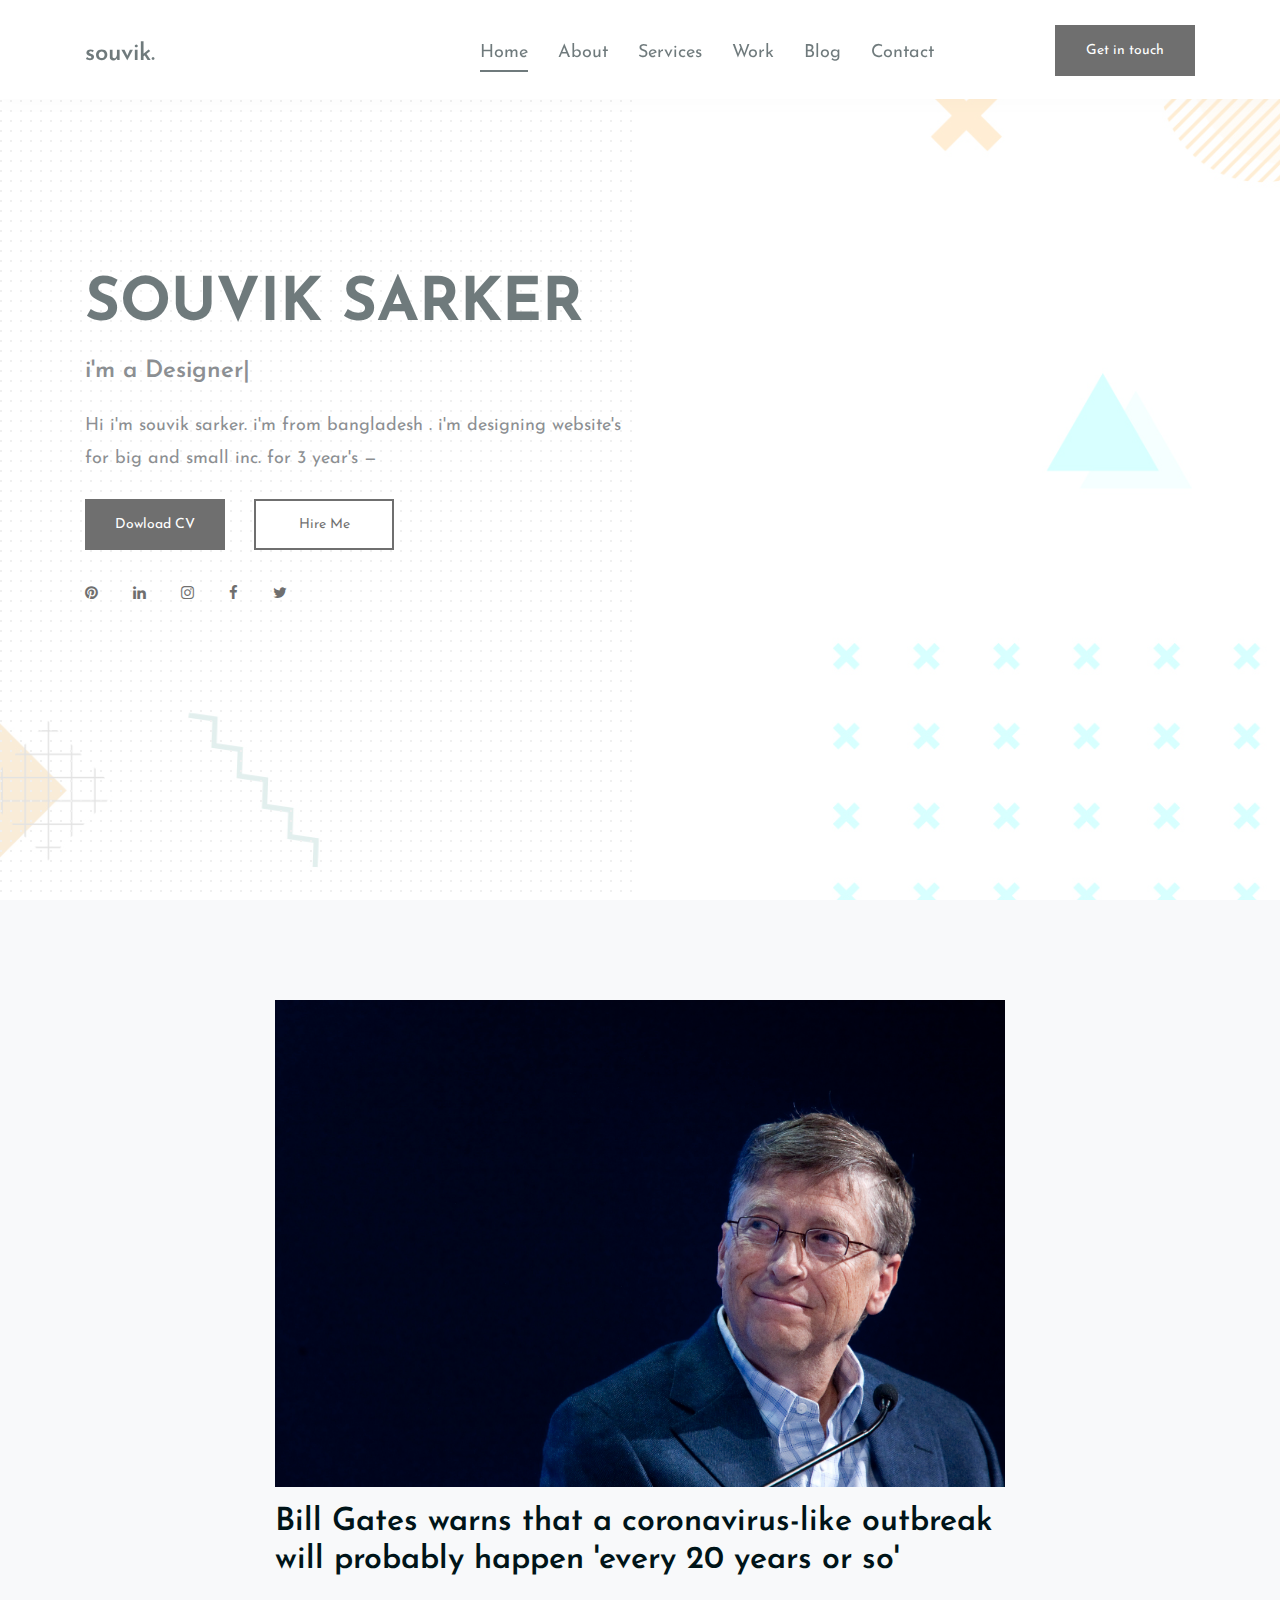
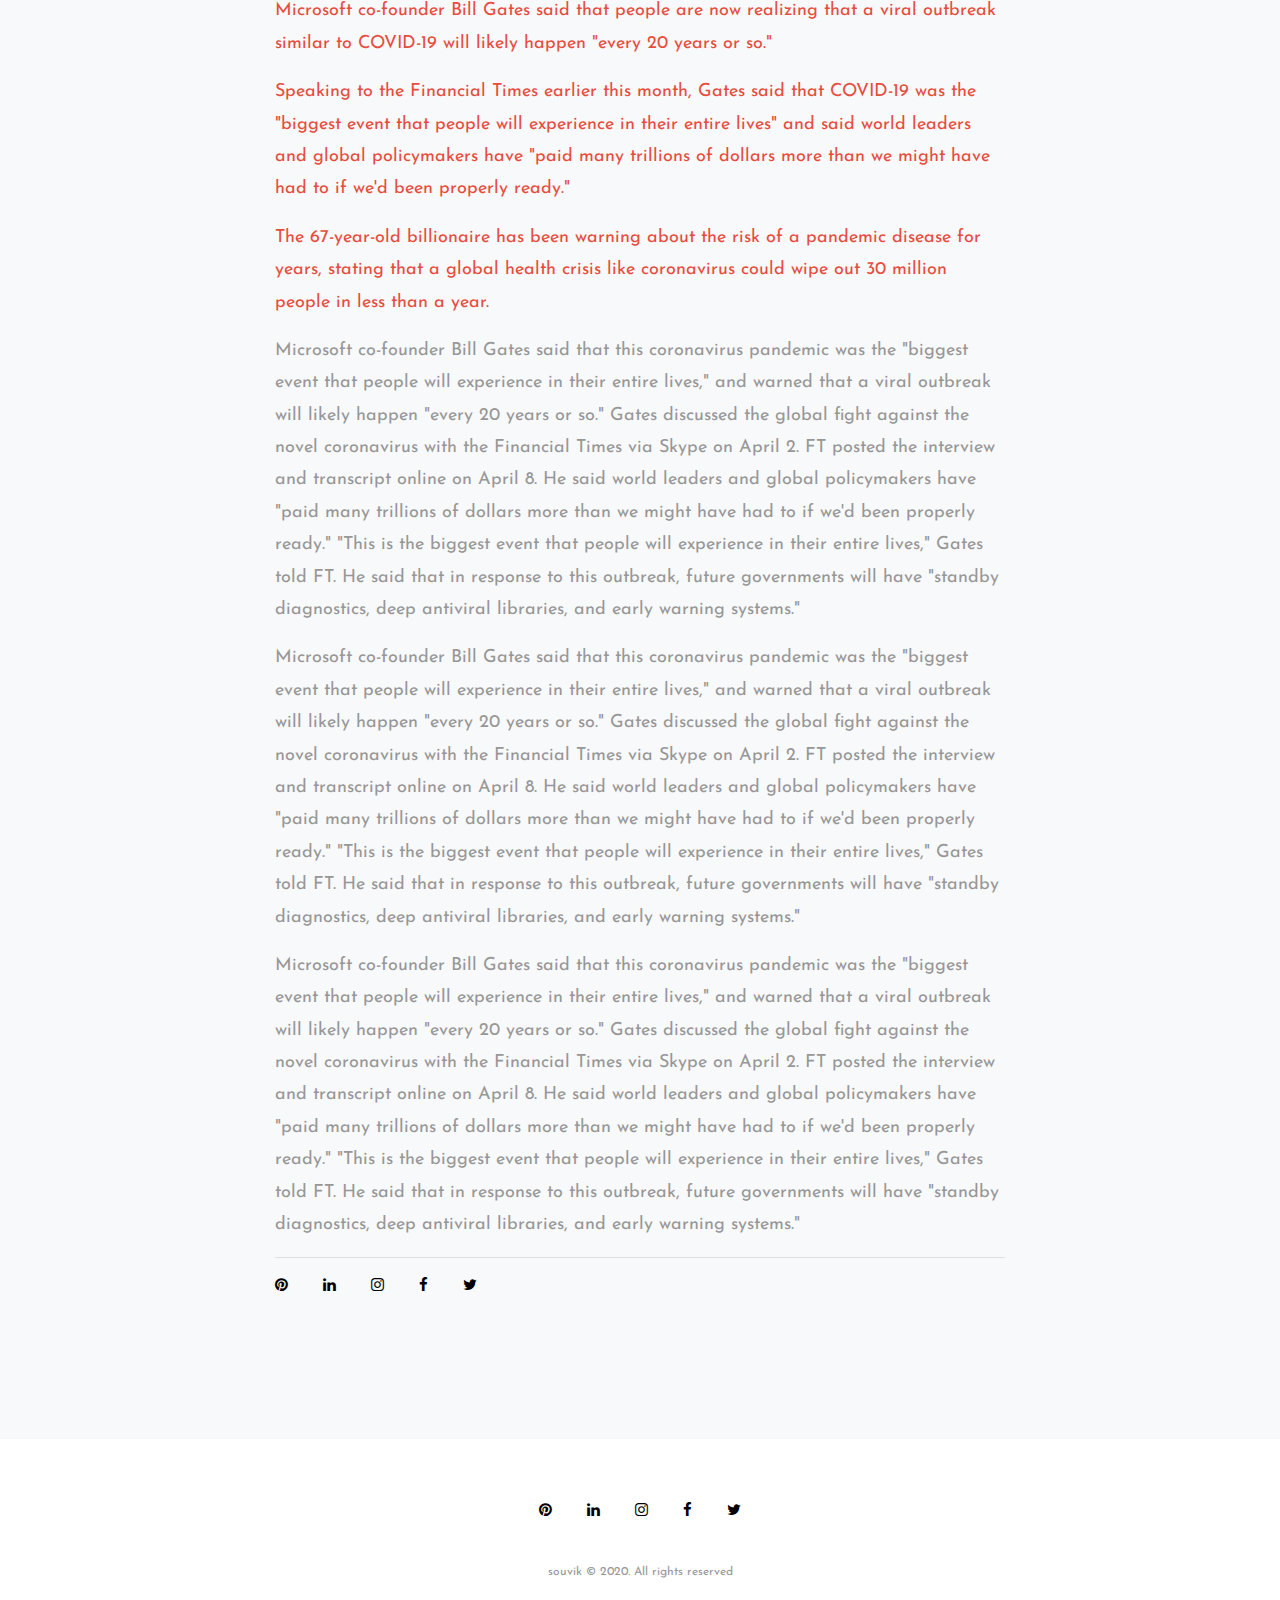
<file: blog-single.html>
<!DOCTYPE HTML>
<html lang="en">
<head>
    <!--Meta Tags-->
    <meta charset="utf-8">
    <meta http-equiv="X-UA-Compatible" content="IE=edge">
   	<meta name="viewport" content="width=device-width, initial-scale=1">
    <meta name="description" content="" />
    <meta name="keywords" content="" />
    <meta name="author" content="" />
    <!--Favicons-->
   	<link rel="shortcut icon" href="img/favicon.png">
    <!--Page Title-->
    <title>SOUVIK | blog </title>

	<!-- Google Fonts -->
	<link href="https://fonts.googleapis.com/css?family=Josefin+Sans:400,400i,600,600i,700" rel="stylesheet">

	<!-- Stylesheets -->

	<!-- Bootstrap  -->
	<link rel="stylesheet" href="css/bootstrap.min.css"/>
	<!-- Awesome Fonts-->
	<link rel="stylesheet" href="css/font-awesome.min.css"/>
	<!-- Magnific Popup-->
	<link rel="stylesheet" href="css/magnific-popup.css"/>
	<!--Main Styles Css-->
	<link rel="stylesheet" href="css/style.css"/>

	</head>
	<body>

	<!-- Preloder -->
	<div id="preloder">
		<div class="loader"></div>
	</div>
	<!-- Εnd Preloader -->
	
	<!-- header section start -->
	<header class="header-section">
		<div class="container">
			<div class="row">
				<div class="col-lg-4 col-md-3">
					<!-- logo -->
					<div class="logo">
						<h2 class="site-logo">souvik.</h2>
					</div>
				</div>
				<div class="col-lg-8 col-md-9">
					<a href="#contact" class="btn header-btn"><span>Get in touch</span></a>
					<!-- main-menu -->
					<nav class="main-menu" id="main-menu">
						<ul>
							<li><a class="selected" href="index-2.html#home">Home</a></li>
							<li><a href="index-2.html#about">About</a></li>
							<li><a href="index-2.html#services">Services</a></li>
							<li><a href="index-2.html#works">Work</a></li>
							<li><a href="index-2.html#blog">Blog</a></li>
							<li><a href="index-2.html#contact">Contact</a></li>
						</ul>
					</nav>
				</div>
			</div>
		</div>
		<div class="nav-switch">
			<i class="fa fa-bars"></i>
		</div>
	</header>
	<!-- header section end -->

	<!-- intro section start -->
	<section class="intro-section bg-img text-center" id="home">
		<div class="bg-overlay"></div>
		<div class="container">
			<div class="row">
				<div class="col-lg-12">
					<div class="hero-content text-left">
                        <h1 class="header-title mb-3">SOUVIK SARKER</h1>
                        <h4 class="text-dark mb-0">
                        	i'm a
                        	<span id="typed"></span>
                     		<span id="typed-strings">
                     			<span>Designer</span>
								 <span>Freelancer</span>
								 <span>blogger</span>
                     		</span>
                        </h4>
                        <p class="text-dark max-width-450 mx-0 my-4 mb-3">Hi i'm souvik sarker. i'm from bangladesh . i'm designing website's<br> for big and small inc. for 3 year's &mdash;</p>
                        <a href="#" class="btn mr-4 mb-2 "><span>Dowload CV</span></a>
						<a href="#" class="site-btn btn-line mr-4 mb-2">Hire Me</a>
                        <div>
                            <ul class="list-inline social-links my-4 mt-2">
                            	<li><a href="#"><span class="fa fa-pinterest"></span></a></li>
								<li><a href="#"><span class="fa fa-linkedin"></span></a></li>
								<li><a href="#"><span class="fa fa-instagram"></span></a></li>
								<li><a href="#"><span class="fa fa-facebook"></span></a></li>
								<li><a href="#"><span class="fa fa-twitter"></span></a> </li>
                            </ul>
                        </div>
                    </div>
				</div>
			</div>
		</div>
	</section>
	<!-- intro section end -->

	<!-- contact section start -->
	<section class="page-section bg-light" id="contact">
		<div class="container">
			<div class="row">
				<div class="col-md-8 offset-2">
               	<p><img src="img/blog/2.jpg" alt="" class="img-fluid"></p>
               	<h2 class="mb-3">Bill Gates warns that a coronavirus-like outbreak will probably happen 'every 20 years or so'</h2>
               	<p class="impotant-text">Microsoft co-founder Bill Gates said that people are now realizing that a viral outbreak similar to COVID-19 will likely happen "every 20 years or so." </p>
				<p class="impotant-text">Speaking to the Financial Times earlier this month, Gates said that COVID-19 was the "biggest event that people will experience in their entire lives" and said world leaders and global policymakers have "paid many trillions of dollars more than we might have had to if we'd been properly ready."</p>
				<p class="impotant-text">The 67-year-old billionaire has been warning about the risk of a pandemic disease for years, stating that a global health crisis like coronavirus could wipe out 30 million people in less than a year.</p>
				<p>Microsoft co-founder Bill Gates said that this coronavirus pandemic was the "biggest event that people will experience in their entire lives," and warned that a viral outbreak will likely happen "every 20 years or so." 
					Gates discussed the global fight against the novel coronavirus with the Financial Times via Skype on April 2. FT posted the interview and transcript online on April 8.
					He said world leaders and global policymakers have "paid many trillions of dollars more than we might have had to if we'd been properly ready."
					"This is the biggest event that people will experience in their entire lives," Gates told FT. 
					He said that in response to this outbreak, future governments will have "standby diagnostics, deep antiviral libraries, and early warning systems."
					</p>
					<p>Microsoft co-founder Bill Gates said that this coronavirus pandemic was the "biggest event that people will experience in their entire lives," and warned that a viral outbreak will likely happen "every 20 years or so." 
						Gates discussed the global fight against the novel coronavirus with the Financial Times via Skype on April 2. FT posted the interview and transcript online on April 8.
						He said world leaders and global policymakers have "paid many trillions of dollars more than we might have had to if we'd been properly ready."
						"This is the biggest event that people will experience in their entire lives," Gates told FT. 
						He said that in response to this outbreak, future governments will have "standby diagnostics, deep antiviral libraries, and early warning systems."
						</p>
						<p>Microsoft co-founder Bill Gates said that this coronavirus pandemic was the "biggest event that people will experience in their entire lives," and warned that a viral outbreak will likely happen "every 20 years or so." 
							Gates discussed the global fight against the novel coronavirus with the Financial Times via Skype on April 2. FT posted the interview and transcript online on April 8.
							He said world leaders and global policymakers have "paid many trillions of dollars more than we might have had to if we'd been properly ready."
							"This is the biggest event that people will experience in their entire lives," Gates told FT. 
							He said that in response to this outbreak, future governments will have "standby diagnostics, deep antiviral libraries, and early warning systems."
							</p>
               	<hr>
               	<div class="social-links">
					<a href="#"><span class="fa fa-pinterest"></span></a>
					<a href="#"><span class="fa fa-linkedin"></span></a>
					<a href="#"><span class="fa fa-instagram"></span></a>
					<a href="#"><span class="fa fa-facebook"></span></a>
					<a href="#"><span class="fa fa-twitter"></span></a>
				</div>
             	</div> 
	        </div>
    	</div>
	</section>
	<!-- contact section end -->

	<!-- footer section start -->
	<footer class="footer-section text-center">
		<div class="container">
			<div class="social-links">
				<a href="#"><span class="fa fa-pinterest"></span></a>
				<a href="#"><span class="fa fa-linkedin"></span></a>
				<a href="#"><span class="fa fa-instagram"></span></a>
				<a href="#"><span class="fa fa-facebook"></span></a>
				<a href="#"><span class="fa fa-twitter"></span></a>
			</div>
			<!-- Copyright -->
			<div class="copyright">souvik &copy; 2020. All rights reserved</div>
		</div>
	</footer>
	<!-- footer section end -->

	<!-- Back to top button -->
    <a id="back-to-top" href="#"><i class="fa fa-chevron-up"></i></a>

	<!-- jQuery -->
	<script src="js/jquery-2.1.4.min.js"></script>
	<!-- Bootstrap js -->
	<script src="js/bootstrap.min.js"></script>
	<!-- Mixitup js -->
	<script src="js/mixitup.min.js"></script>
	<!-- Magnific Popup js -->
	<script src="js/magnific-popup.min.js"></script>
	<!-- Typed js -->
	<script src="js/typed.min.js"></script>
	<!-- Custom js -->
	<script src="js/custom.js"></script>
</body>
</html>
</file>
<file: css/style.css>
/*-----------------------------------------------------------
* Template Name    : Riddick - Personal Portfolio Template
* Author           : pavloff-studio
* Version          : 1.0.0
* Created          : March 2020
* File Description : Main css file of the template
*------------------------------------------------------------
*/
.impotant-text{
  color: #e74c3c;
}

/***********************
    1.FONTS
    2.BASIC
    3.HELPER
    4.HEADER
    5.MAIN MENU
    6.INTRO 
    7.PORTFOLIO
    8.FOOTER
    9.ABOUT
    10.BLOG
    11.CONTACT
    12.SKILL
    13.SERVICES
    14.TEAM
    15.RESUME
    16.RESPONSIVE
************************/


/*======================
        1.FONTS
========================*/

@import url('https://fonts.googleapis.com/css?family=Josefin+Sans:400,400i,600,600i,700&amp;display=swap');

/*======================
        2.BASIC
========================*/

html,
body {
  height: 100%;
  font-family: 'Josefin Sans', sans-serif;
  scroll-behavior: smooth;
}

/* ScrollBar */


/* width */

::-webkit-scrollbar {
  width: 5px;
}


/* Track */

::-webkit-scrollbar-track {
  border-radius: 20px;
}


/* Handle */

::-webkit-scrollbar-thumb {
  background: #f77358;
  ;
  border-radius: 10px;
}


/* Handle on hover */

::-webkit-scrollbar-thumb:hover {
  background: #f77358;
}

@media screen and (max-width: 992px) {
   ::-webkit-scrollbar {
    display: none;
  }
}

h1,
h2,
h3,
h4,
h5,
h6 {
  color: #001418;
  margin: 0;
  font-weight: 600;
  font-family: 'Josefin Sans', sans-serif;
  margin: 0 0 20px;
}

p {
  font-size: 18px;
  color: #979797;
  line-height: 1.8;
}

img {
  max-width: 100%;
}

input:focus,
select:focus,
button:focus,
textarea:focus {
  outline: none;
}

a{
  color: #000;
}

a:hover,
a:focus {
  color: #f77358;
  text-decoration: none;
  outline: none;
}

ul,
ol {
  padding: 0;
  margin: 0;
}

/*======================
        3.HELPER
========================*/
.body-pad {
  padding: 0 40px;
}

.spad {
  padding: 100px 0;
}

.pt100 {
  padding-top: 100px;
}

.mt-40 {
    margin-top: 40px!important;
}
.mb-40 {
    margin-bottom: 40px!important;
}

.mt-30 {
    margin-top: 30px!important;
}
.mb-30 {
    margin-bottom: 30px!important;
}

.mt-100{
  margin-top: 100px;
}

.set-bg {
  background-repeat: no-repeat;
  background-size: cover;
}

.header-title{
  font-size: 60px;
  font-weight: 700;
}

.section-title {
  font-size: 38px;
  margin-bottom: 15px;
  z-index: 1;
  position: relative;
}

.section-title-sub{
  text-align: center;
  font-size: 72px;
  font-weight: 900;
  position: absolute;
  top: -15px;
  left: 50%;
  transform: translateX(-50%);
  color: transparent;
  text-transform: uppercase;
  -webkit-text-stroke-width: 1px;
  -webkit-text-stroke-color: #eee;
  z-index: 0;
}

.section-title span {
  color: #979797;
  position: relative;
  display: inline-block;

}

.section-title span {
    position: relative;
    display: inline-block;
    margin-left: 10px;
    color: #f77358;
}

.section-line-border::before {
    content: "";
    position: absolute;
    top: 0;
    left: 0;
    height: 4px;
    width: 40px;
    background: #f77358;
}

.section-line-border {
    position: relative;
    overflow: hidden;
    height: 4px;
    width: 80px;
    border: none;
    background: #eee;
    margin: 0 auto 20px auto;
}
.section-sub-line {
    margin-bottom: 80px;
    text-transform: inherit;
    line-height: 1.5;
    font-size: 17px;
}

.inner {
    width: 100%;
    height: auto;
    clear: both;
    float: left;
    position: relative;
    background-color: #fff;
    box-shadow: 0px 0px 20px rgba(0,0,0,.1);
    padding: 60px 40px;
    text-align: center;
    margin-bottom: 40px;
    border-bottom: 4px solid transparent;
}

.inner:hover{
    border-bottom: 4px solid #f77358;
    transition: all 1s;
}

.inner i {
    color: #FF5E5F;
    margin-bottom: 30px;
    font-size: 38px;
}

.hero-content{
  position:relative;
  z-index: 9999;
}

.intro-section::after {
    content: "";
    bottom: 0;
    display: block;
    position: absolute;
    margin-bottom: 0;
    height: 100%;
    width: 50%;
    background-image: url('../img/dot.png')!important;
    background-position: 0 0px!important;
    background-repeat: repeat!important;
    left: 0;
    z-index: 0;
}

.about-title:after{
  content: "";
  position: absolute;
  top: 7px;
  height: 4px;
  width: 40px;
  background: #f77358;
  margin-left: 15px;
}


/* back to top button */

#back-to-top {
  position: fixed;
  bottom: 25px;
  right: 25px;
  color: #fff;
  background: #000;
  padding: 10px 15px;
  border: 1px solid #000;
  display:none;
}

#back-to-top:hover {
  position: fixed;
  bottom: 25px;
  right: 25px;
  color: #fff;
  background: #000;
  padding: 10px 15px;
  border: 1px solid #000;
}

.block-blog-nav ul {
  padding: 0;
  margin: 0; 
}

.block-blog-nav  ul li {
  display: inline-block;
  margin-bottom: 4px;
  font-weight: 400; 
}

.block-blog-nav  ul li a, .block-blog-nav  ul li span {
  color: #000;
  text-align: center;
  display: inline-block;
  width: 40px;
  height: 40px;
  line-height: 40px;
}

.block-blog-nav  ul li.active a, .block-blog-nav  ul li.active span {
  background: #000;
  color: #fff;
}


.heading-block{
  position: relative;
  display: inline-block;
  z-index: 10;
  margin-bottom: 30px;
}

.heading-block h2:after {
    content: "";
    position: absolute;
    left: 0;
    right: 0;
    bottom: 30px;
    height: 20px;
    width: 100%;
    z-index: -1;
    background: #f77358;
}

.page-section{
  padding: 100px 0;
  position: relative;
}


/*------------------------
  Common Elements
--------------------------*/
.element {
  margin-bottom: 100px;
}

.element:last-child {
  margin-bottom: 0;
}

/*=== Preloder ===*/
#preloder {
  position: fixed;
  width: 100%;
  height: 100%;
  top: 0;
  left: 0;
  z-index: 999999;
  background: #fff;
}

.loader {
  width: 30px;
  height: 30px;
  border: 3px solid #000;
  position: absolute;
  top: 50%;
  left: 50%;
  margin-top: -13px;
  margin-left: -13px;
  border-radius: 60px;
  border-left-color: transparent;
  animation: loader 0.8s linear infinite;
  -webkit-animation: loader 0.8s linear infinite;
}

@keyframes loader {
  0% {
    -webkit-transform: rotate(0deg);
            transform: rotate(0deg);
  }
  50% {
    -webkit-transform: rotate(180deg);
            transform: rotate(180deg);
  }
  100% {
    -webkit-transform: rotate(360deg);
            transform: rotate(360deg);
  }
}

@-webkit-keyframes loader {
  0% {
    -webkit-transform: rotate(0deg);
  }
  50% {
    -webkit-transform: rotate(180deg);
  }
  100% {
    -webkit-transform: rotate(360deg);
  }
}

/*=== Buttons ===*/
.btn {
  display: inline-block;
  font-size: 14px;
  min-width: 140px;
  text-align: center;
  padding: 13px 10px;
  position: relative;
  color: #fff;
  border: 2px solid #000;
  background-color: #000;
  margin-right: 15px;
  z-index: 1;
  border-radius: 0px;
  vertical-align: bottom;
}

.btn span {
  color: #fff;
  display: block;
  transform-origin: center left;
  transition: color 0.3s ease;
  position: relative;
  z-index: 1;  
}

.btn:before,
.btn:after {
  content: '';
  background: #fff;
  height: 50%;
  width: 0;
  position: absolute;
  transition: .3s cubic-bezier(.785, .135, .15, .86);
}

.btn:before {
  top: 0;
  left: 0;
  right: auto;
}

.btn:after {
  bottom: 0;
  right: 0;
  left: auto;
}

.btn:hover:before {
  width: 100%;
  right: 0;
  left: auto;
}

.btn:hover:after {
  width: 100%;
  left: 0;
  right: auto;
}

.btn:hover span {
  color: #000!important;
}

.site-btn {
  display: inline-block;
  font-size: 14px;
  min-width: 140px;
  text-align: center;
  padding: 15px 10px;
  position: relative;
  color: #fff;
  border: none;
  background-color: #000;
  margin-right: 15px;
  z-index: 1;
}

.site-btn.btn-fade {
  background-color: #979797;
}

.site-btn.btn-line {
  background: #fff;
  border: 2px solid #000;
  color: #000;
  padding: 13px 10px;
}

.site-btn.btn-line:hover {
  color: #000;
}

.site-btn.btn-line-fade {
  background: none;
  border: 2px solid #979797;
  color: #979797;
  padding: 13px 10px;
}

.site-btn.btn-line-fade:hover {
  color: #979797;
}

.site-btn:hover {
  color: #fff;
}


/*======================
        4.HEADER
========================*/

.header-section {
  padding-top: 20px;
  padding-bottom: 10px;
  position: fixed;
  width: 100%;
  z-index: 10000;
  background: #fff;
  box-shadow: 0px 0px 20px rgba(0,0,0,.04);
}

.site-logo {
  font-size: 24px;
  padding-top: 20px;
}


/*======================
        5.MAIN MENU
========================*/

.main-menu ul {
  list-style: none;
}

.main-menu ul li {
  display: inline;
}

.main-menu ul li a {
  display: inline-block;
  font-size: 18px;
  color: #001418;
  margin-left: 15px;
  margin-right: 10px;
  padding: 20px 0 5px;
  position: relative;
}

.main-menu ul li a:after {
  content: '';
  position: absolute;
  bottom: 0;
  border-bottom: 2px solid;
  border-color: currentColor;
  left: 0;
  right: 0;
  opacity: 0;
  -webkit-transition: -webkit-transform 0.2s cubic-bezier(0.4, 0, 0.21, 1.1), opacity 0.2s cubic-bezier(0.4, 0, 0.21, 1.1);
  -moz-transition: -moz-transform 0.2s cubic-bezier(0.4, 0, 0.21, 1.1), opacity 0.2s cubic-bezier(0.4, 0, 0.21, 1.1);
  transition: transform 0.2s cubic-bezier(0.4, 0, 0.21, 1.1), opacity 0.2s cubic-bezier(0.4, 0, 0.21, 1.1);
  -webkit-transform: scale(0);
  -moz-transform: scale(0);
  -ms-transform: scale(0);
  -o-transform: scale(0);
  transform: scale(0);
}

.main-menu ul li a:hover:after,
.main-menu ul li a.selected:after {
  -webkit-transform: scale(1);
  -moz-transform: scale(1);
  -ms-transform: scale(1);
  -o-transform: scale(1);
  transform: scale(1);
  opacity: 1;
}


.header-btn {
  margin-top: 5px;
  float: right;
  margin-right: 0;
}

.nav-switch {
  display: none;
}



/*======================
        6.INTRO
========================*/

.intro-section {
  position: relative;

  height: 100vh;
  display: flex;
  justify-content: center;
  align-items: center;
}

.bg-img{
  background-image: url(../img/bg-hero.jpg);
  background-repeat: no-repeat;
  background-size: cover;
  background-position: center center;
  background-attachment: fixed;
}

.bg-overlay{
  background: rgb(255,255,255,0.7);
  position: absolute;
  width: 100%;
  height: 100%;
  top: 0;
}



/*======================
        7.PORTFOLIO
========================*/

.portfolio-section {
  padding-top: 80px;
  overflow: hidden;
}

.portfolio-filter {
  list-style: none;
  padding-bottom: 30px;
}

.portfolio-filter li {
  font-size: 16px;
  display: inline-block;
  margin-right: 30px;
  padding-bottom: 10px;
  color: #979797;
  cursor: pointer;
  position: relative;
}

.portfolio-filter li.mixitup-control-active {
  color: #001418;
}

.portfolios-area .gallery-block {
  padding: 0;
}

.gallery-block {
  position: relative;
}

.portfolio-item {
  display: block;
  width: 100%;
  height: 300px;
  background-position: center center;
  position: relative;
  margin-bottom: 30px;
}

.portfolio-item .pi-inner {
  position: absolute;
  width: 100%;
  height: 100%;
  left: 0;
  top: 0;
  background: transparent;
  -webkit-transition: all 0.4s ease 0s;
  -o-transition: all 0.4s ease 0s;
  transition: all 0.4s ease 0s;
}

.portfolio-item .pi-inner h2 {
  opacity: 0;
  font-size: 22px;
  font-weight: 400;
  position: absolute;
  color: #000;
  padding: 10px 20px;
  background: #fff;
  left: 50px;
  bottom: 50px;
  letter-spacing: 6px;
  -webkit-transition: all 0.3s ease 0s;
  -o-transition: all 0.3s ease 0s;
  transition: all 0.3s ease 0s;
}


.portfolio-item:hover .pi-inner {
  background: rgba(247,115,88,0.8)
}

.portfolio-item:hover .pi-inner h2 {
  opacity: 1;
  letter-spacing: 0;
}

.portfolio-meta {
  padding-bottom: 45px;
}

.portfolio-meta h2 {
  font-size: 24px;
}

.portfolio-meta p {
  font-size: 14px;
  color: #a6a6a6;
  margin-bottom: 0;
}

.portfolio-intro {
  display: block;
}

.img-popup-warp .mfp-content {
  opacity: 0;
  -webkit-transform: scale(0.8);
  -ms-transform: scale(0.8);
  transform: scale(0.8);
  -webkit-transition: all 0.4s;
  -o-transition: all 0.4s;
  transition: all 0.4s;
}

.img-popup-warp.mfp-ready .mfp-content {
  opacity: 1;
  -webkit-transform: scale(1);
  -ms-transform: scale(1);
  transform: scale(1);
}

.portfolio-filter li:not(:last-child):after {
  background: #d7d7d7 none repeat scroll 0 0;
  content: "";
  height: 15px;
  position: absolute;
  right: 0;
  top: 3px;
  transform: rotate(45deg);
  width: 1px;
  margin-right: -18px;
}



/*======================
        8.FOOTER
========================*/

.footer-section {
  padding: 60px 0;
}

.footer-section .copyright {
  font-size: 12px;
  color: #979797;
}

.social-links {
  margin-bottom: 40px;
}

.social-links li {
  position: relative;
  display: inline-block;
  margin-right: 30px;
}

.social-links a {
  color: #000;
  font-size: 15px;
  margin-right: 30px;
}

.social-links a:hover{
  color: #f77358;
}

.social-links a:last-child {
  margin-right: 0;
}



/*======================
        9.ABOUT
========================*/

.about-title{
  color: #f77358;
}

.pic-frame {
  position: relative;
  padding-left: 25px;
  display: inline-block;
  z-index: 10;
}

@media screen and (max-width: 992px) {
  .pic-frame {
    margin-bottom: 100px;
  }
}

.pic-frame:after {
  position: absolute;
  content: "";
  width: calc(100% - 25px);
  height: calc(100% - 25px);
  bottom: -25px;
  left: 0;
  border: 10px solid #f77358;
  z-index: -1;
}

.pic-frame img{
  box-shadow: -6px 10px 40px rgba(0,0,0,0.15);
}

.milestone {
  margin-top: 15px;
}

.milestone h2 {
  font-size: 60px;
}

.milestone h2 span {
  font-size: 18px;
  color: #979797;
}

h3.about{
  margin-bottom: 30px;
}



/*======================
        10.BLOG
========================*/

.blog-item {
  margin-bottom: 70px;
}

.blog-item .read-more {
  color: #000;
  position: relative;
  display: inline-block;
  padding-bottom: 5px;
  line-height: 18px;
  font-size: 18px;
}

.blog-item .read-more:after {
  position: absolute;
  content: '';
  width: 100%;
  height: 2px;
  bottom: 0;
  left: 0;
  background: #000;
}

.thumb {
  margin-bottom: 30px;
}

.blog-content h2 {
  font-size: 24px;
  margin-bottom: 15px;
}

.blog-content .blog-meta {
  font-size: 13px;
  color: #979797;
  margin-bottom: 30px;
}

.blog-content p {
  margin-bottom: 30px;
}



/*======================
        11.CONTACT
========================*/

#contact .contact-info {
    margin-bottom: 4em;
    padding: 0;
}

#contact .contact-info li {
    list-style: none;
    margin: 0 0 30px 0;
    position: relative;
    padding-left: 40px;
    color: #979797;
    font-size: 18px;
}

#contact .contact-info li i {
    position: absolute;
    top: .3em;
    left: 0;
    font-size: 22px;
    color: #f77358;
}

.contact-detail{
  background: #f77358;
  color: #fff;
  padding: 20px;
}

.contact-detail p{
  color: #fff!important;
  margin: 0;
}

.contact-detail h5{
  color: #fff!important;
  margin: 10px 0;
}

.contact-detail .icon {
  font-size: 28px;
}

.contect-tect {
  text-align: center;
  margin-bottom: 70px;
}

.contect-tect h2 {
  font-size: 24px;
  margin-bottom: 30px;
}

.contect-tect p {
  font-size: 17px;
}

.contact-form {
  display: block;
  width: 100%;
}

.contact-form input {
  padding-left: 25px;
  height: 60px;
  width: 100%;
  border: none;
  border-bottom: 1px solid #979797;
  margin-bottom: 30px;
  font-size: 16px;
  background: transparent;
}

.contact-form textarea {
  padding-left: 25px;
  height: 200px;
  width: 100%;
  border: none;
  border-bottom: 1px solid #979797;
  margin-bottom: 30px;
  font-size: 16px;
  background: transparent;
}

.contact-form ::-webkit-input-placeholder {
  font-style: italic;
}

.contact-form :-ms-input-placeholder {
  font-style: italic;
}

.contact-form ::-ms-input-placeholder {
  font-style: italic;
}

.contact-form ::placeholder {
  font-style: italic;
}



/*===========================
        12.SKILL
=============================*/

.skill-item h6 {
  font-size: 16px;
  margin-bottom: 5px;
  display: inline-block;
}

.skill-item span {
  font-size: 18px;
  margin-bottom: 5px;
  display: inline-block;
  float: right;
}

.progress-bar {
  float: left;
  width: 0%;
  height: 100%;
  font-size: 12px;
  line-height: 20px;
  color: transparent;
  text-align: center;
  background: #f77358;
  -webkit-box-shadow: inset 0 -1px 0 rgba(0, 0, 0, 0.15);
  box-shadow: inset 0 -1px 0 rgba(0, 0, 0, 0.15);
  -webkit-transition: width 0.6s ease;
  -o-transition: width 0.6s ease;
  transition: width 0.6s ease;
}

@media (max-width: 575px) {
  .skill-item {
    margin-bottom: 30px;
    margin-left: 0px;
  }
  body{
    overflow-x: hidden;
  }
  .section-title-sub{
    font-size: 40px;
    font-weight: 700;
  }
  .bg-img{
    background-image: url(../img/bg-hero-iphone.jpg);
    background-repeat: no-repeat;
    background-size: cover;
    background-position: center center;
    background-attachment: fixed;
  }
  .header-section {
    background-color: #fff;
    position: fixed;
    width: 100%;
}
  .for-small_header{
    padding-top: 200px;
  }
  .main-menu{
      position: absolute;
  }
}

.progress {
  width: 100%;
  overflow: hidden;
  height: 2px;
  margin-bottom: 30px;
  background-color: #e9ecef;
  border-radius: 4px;
  -webkit-box-shadow: inset 0 1px 2px rgba(0, 0, 0, 0.1);
  box-shadow: inset 0 1px 2px rgba(0, 0, 0, 0.1);
}

.progress-bar,
.progress {
  transition: all 4s;
}



/*======================
        13.SERVICES
========================*/

.service {
  position: relative;
  margin-bottom: 40px;
}

.service.left-icon .service-icon {
  position: absolute;
}

.service.sm .service-icon i {
  font-size: 35px;
  line-height: 32px;
}

.service .service-icon i {
  color: #000000;
  display: block;
}

.service.left-icon .service-content {
  padding-left: 65px;
}



/*======================
        14.TEAM
========================*/

.team-thumb {
  width: 100%;
  margin-bottom: 32px;
  position: relative;
}

.team-overlay {
  border-top: 4px solid #f77358;
  color: #ffffff;
  position: absolute;
  bottom: 0px;
  width: 100%;
  height: 90px;
  overflow: hidden;
  transition: height 450ms;
  opacity: 0;
  text-align: center;
}

.team-thumb:hover .team-overlay {
  height: 100%;
  background-color: #ffffff;
  color: #222;
  padding-top: 30%;
  opacity: 0.9;
}

.team-thumb:hover h4 {
  color: #000000;
}

.team-social ul li {
    display: inline-block;
    margin-right:10px;
    margin-left:10px;
}



/*======================
        15.RESUME
========================*/

.resume-desc-icon {
  margin-right: 10px;
  margin-bottom: 5px;
  font-size: 16px;
  display: inline-block;
}

.resume-desc-icon {
  margin-right: 10px;
  margin-bottom: 5px;
  font-size: 16px;
  display: inline-block;
}

ul.timeline {
    list-style-type: none;
    position: relative;
}

ul.timeline:before {
    content: ' ';
    background-color: #e9ecef;
    display: inline-block;
    position: absolute;
    left: 9px;
    top: 30px;
    width: 2px;
    height: 100%;
    z-index: 400;
}

ul.timeline {
    list-style-type: none;
    position: relative;
    padding-left: 40px;
}

ul.timeline > li:before {
    content: ' ';
    background: #ffffff;
    display: inline-block;
    border-radius: 50%;
    border: 3px solid #f77358;
    left: -40px;
    width: 20px;
    height: 20px;
    z-index: 400;
    top: 29px;
    position: relative;
}

.resume h6{
  font-size: 16px;
  margin-bottom: 5px;
  display: inline-block;
}



/* ===========================
  Responsive
==============================*/
@media only screen and (max-width: 1448px) {
  .home-2.container {
    width: auto;
  }
  .bg-img{
    background-image: url(../img/bg-ipad.jpg);
    background-repeat: no-repeat;
    background-size: cover;
    background-position: center center;
    background-attachment: fixed;
  }

}

/* Medium screen : 992px. */
@media only screen and (min-width: 992px) and (max-width: 1199px) {
  .portfolio-item {
    height: 450px;
  }
}

/* Tablet :768px. */
@media only screen and (min-width: 768px) and (max-width: 991px) {
  .body-pad {
    padding: 0 30px;
  }
  .portfolio-item {
    height: 350px;
  }
}

/* Large Mobile :480px. */
@media only screen and (max-width: 767px) {
  .body-pad {
    padding: 0 15px;
  }
  .main-menu {
    position: absolute;
    background: #fff;
    width: 100%;
    z-index: 999;
    left: 0;
    top: 30px;
    display: none;
  }
  .main-menu ul li a {
    padding: 10px 15px;
    border-bottom: 1px solid #ddd;
    display: block;
  }

  .main-menu ul li {
    display: block;
  }
  .main-menu ul li:last-child a {
    border-bottom: none;
  }
  .home-2 {
    text-align: left;
  }
  .home-2 .main-menu {
    top: 99px;
  }
  .nav-switch {
    position: absolute;
    right: 25px;
    font-size: 30px;
    color: #333;
    top: 35px;
    display: block;
  }
  .header-btn {
    display: none!important;
  }
  .section-title {
    font-size: 45px;
  }
  .portfolio-filter {
    text-align: center;
  }
}

/* small Mobile :320px. */
@media only screen and (max-width: 479px) {
  .section-title {
    font-size: 24px;
  }
}
</file>
